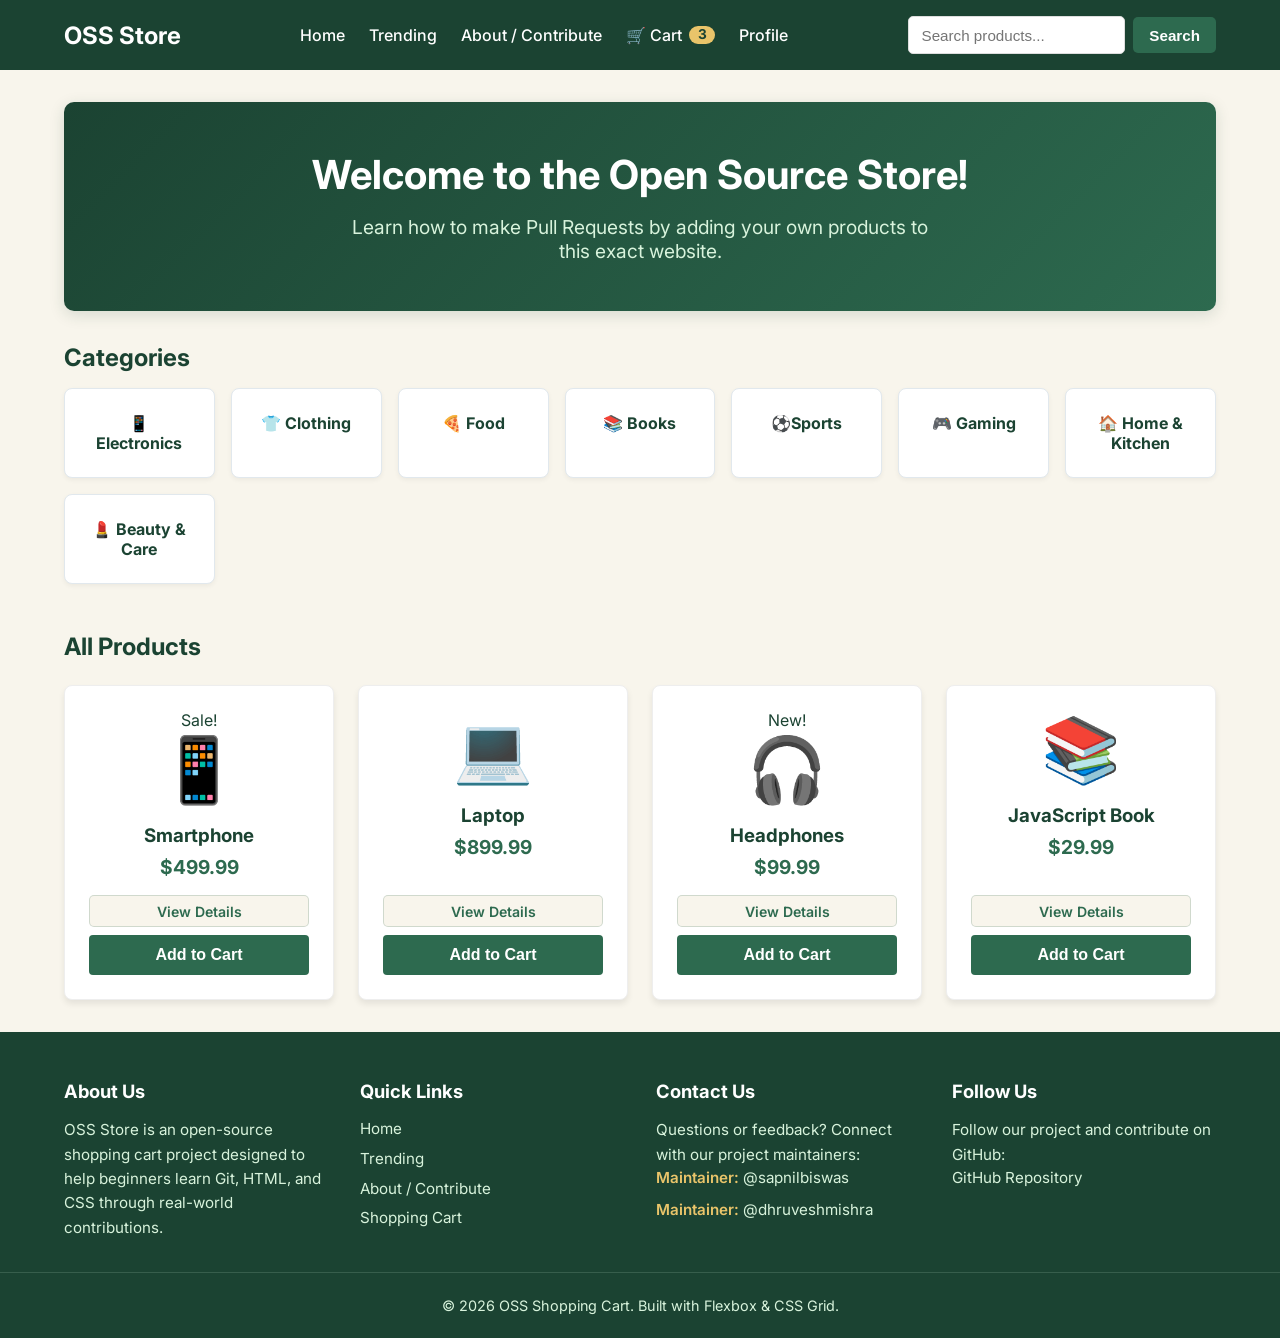
<file: src/index.html>
<!doctype html>
<html lang="en">
  <head>
    <meta charset="UTF-8" />
    <meta name="viewport" content="width=device-width, initial-scale=1.0" />
    <title>OSS Store - Home</title>
    <link rel="preconnect" href="https://fonts.googleapis.com" />
    <link rel="preconnect" href="https://fonts.gstatic.com" crossorigin />
    <link
      href="https://fonts.googleapis.com/css2?family=Inter:wght@400;500;600;700;800&display=swap"
      rel="stylesheet"
    />
    <link rel="stylesheet" href="style.css" />
  </head>

  <body>
    <!-- Navigation Bar -->
    <nav>
      <h1>
        <a href="index.html" class="logo">OSS Store</a>
      </h1>

      <div class="nav-links">
        <a href="index.html">Home</a>
        <a href="trending.html">Trending</a>
        <a href="about.html">About / Contribute</a>
        <a href="cart.html" class="cart-link"> 🛒 Cart <span class="cart-badge">3</span> </a>
        <a href="profile.html">Profile</a>
      </div>

      <!-- Search Bar -->
      <form class="search-form" action="index.html" method="get" role="search">
        <input
          type="search"
          name="q"
          placeholder="Search products..."
          aria-label="Search products"
        />
        <button type="submit">Search</button>
      </form>
    </nav>

    <main>
      <!-- Hero Section -->
      <section class="hero">
        <h2>Welcome to the Open Source Store!</h2>
        <p>Learn how to make Pull Requests by adding your own products to this exact website.</p>
      </section>

      <!-- Categories Section -->
      <section class="categories">
        <h2>Categories</h2>

        <div class="category-grid">
          <a href="categories/electronics.html" class="category-card">📱 Electronics</a>
          <a href="categories/clothing.html" class="category-card">👕 Clothing</a>
          <a href="categories/food.html" class="category-card">🍕 Food</a>
          <a href="categories/books.html" class="category-card">📚 Books</a>
          <a href="#" class="category-card">⚽️Sports</a>
          <div class="category-card">🎮 Gaming</div>
          <div class="category-card">🏠 Home & Kitchen</div>
          <div class="category-card">💄 Beauty & Care</div>
        </div>
      </section>

      <!-- Products Section -->
      <section class="products">
        <div class="products-header">
          <h2>All Products</h2>
        </div>

        <div class="product-grid">
          <!-- Product 1 -->
          <div class="product-card">
            <span class="badge badge-sale">Sale!</span>
            <div class="product-image">📱</div>
            <h3><a href="products/smartphone.html" class="product-title-link">Smartphone</a></h3>
            <p class="price">$499.99</p>
            <a href="products/smartphone.html" class="view-details-btn">View Details</a>
            <button class="add-to-cart">Add to Cart</button>
          </div>

          <!-- Product 2 -->
          <div class="product-card">
            <div class="product-image">💻</div>
            <h3><a href="products/laptop.html" class="product-title-link">Laptop</a></h3>
            <p class="price">$899.99</p>
            <a href="products/laptop.html" class="view-details-btn">View Details</a>
            <button class="add-to-cart">Add to Cart</button>
          </div>

          <!-- Product 3 -->
          <div class="product-card">
            <span class="badge badge-new">New!</span>
            <div class="product-image">🎧</div>
            <h3><a href="products/headphones.html" class="product-title-link">Headphones</a></h3>
            <p class="price">$99.99</p>
            <a href="products/headphones.html" class="view-details-btn">View Details</a>
            <button class="add-to-cart">Add to Cart</button>
          </div>

          <!-- Product 4 -->
          <div class="product-card">
            <div class="product-image">📚</div>
            <h3>
              <a href="products/javascript-book.html" class="product-title-link">JavaScript Book</a>
            </h3>
            <p class="price">$29.99</p>
            <a href="products/javascript-book.html" class="view-details-btn">View Details</a>
            <button class="add-to-cart">Add to Cart</button>
          </div>

          <!-- NEW CONTRIBUTORS: Add your product HTML card below this line! -->
        </div>
      </section>
    </main>

    <footer class="site-footer">
      <div class="footer-container">
        <!-- About Us -->
        <div class="footer-col">
          <h3>About Us</h3>
          <p>
            OSS Store is an open-source shopping cart project designed to help beginners learn Git,
            HTML, and CSS through real-world contributions.
          </p>
        </div>

        <!-- Quick Links -->
        <div class="footer-col">
          <h3>Quick Links</h3>
          <ul class="footer-links">
            <li><a href="index.html">Home</a></li>
            <li><a href="trending.html">Trending</a></li>
            <li><a href="about.html">About / Contribute</a></li>
            <li><a href="cart.html">Shopping Cart</a></li>
          </ul>
        </div>

        <!-- Contact Us -->
        <div class="footer-col">
          <h3>Contact Us</h3>
          <p>Questions or feedback? Connect with our project maintainers:</p>
          <ul class="footer-contact-list">
            <li><span>Maintainer:</span> @sapnilbiswas</li>
            <li><span>Maintainer:</span> @dhruveshmishra</li>
          </ul>
        </div>

        <!-- Follow Us -->
        <div class="footer-col">
          <h3>Follow Us</h3>
          <p>Follow our project and contribute on GitHub:</p>
          <ul class="footer-links">
            <li>
              <a
                href="https://github.com/harshfi/opensourceMiraiRgiFirstYear"
                target="_blank"
                rel="noopener noreferrer"
              >
                GitHub Repository
              </a>
            </li>
          </ul>
        </div>
      </div>

      <!-- Copyright Information -->
      <div class="footer-bottom">
        <p>&copy; 2026 OSS Shopping Cart. Built with Flexbox &amp; CSS Grid.</p>
      </div>
    </footer>
  </body>
</html>
</file>
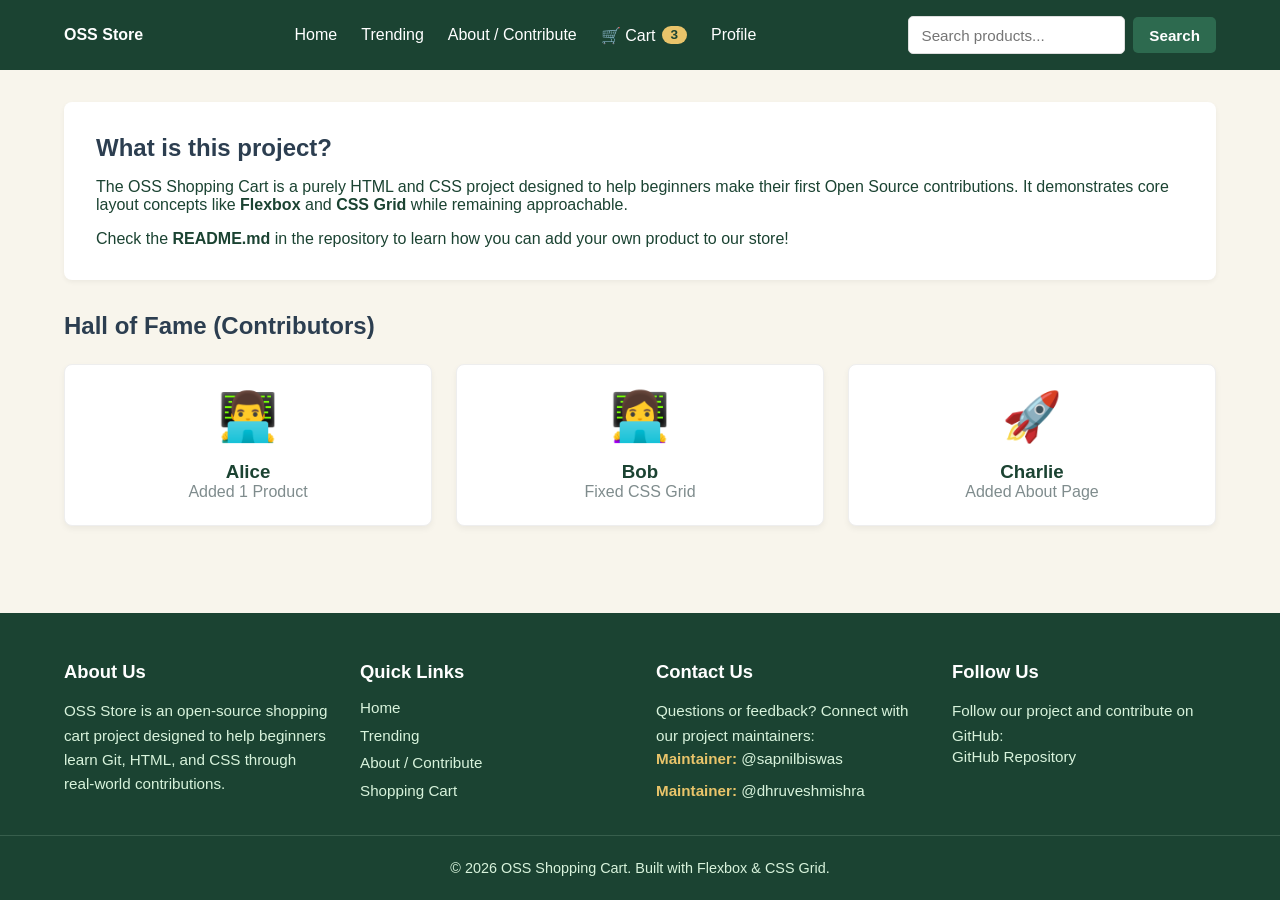
<file: src/about.html>
<!doctype html>
<html lang="en">
  <head>
    <meta charset="UTF-8" />
    <meta name="viewport" content="width=device-width, initial-scale=1.0" />
    <title>About Us - OSS Store</title>
    <link rel="stylesheet" href="style.css" />
  </head>

  <body>
    <nav>
      <a href="index.html" class="logo">OSS Store</a>

      <div class="nav-links">
        <a href="index.html">Home</a>
        <a href="trending.html">Trending</a>
        <a href="about.html">About / Contribute</a>
        <a href="cart.html" class="cart-link"> 🛒 Cart <span class="cart-badge">3</span> </a>
        <a href="profile.html">Profile</a>
      </div>

      <form class="search-form" action="index.html" method="get" role="search">
        <input
          type="search"
          name="q"
          placeholder="Search products..."
          aria-label="Search products"
        />
        <button type="submit">Search</button>
      </form>
    </nav>

    <main>
      <div class="about-section">
        <section
          style="
            background: white;
            padding: 2rem;
            border-radius: 8px;
            box-shadow: 0 2px 5px rgba(0, 0, 0, 0.05);
          "
        >
          <h2 style="color: #2c3e50; margin-bottom: 1rem">What is this project?</h2>

          <p style="margin-bottom: 1rem">
            The OSS Shopping Cart is a purely HTML and CSS project designed to help beginners make
            their first Open Source contributions. It demonstrates core layout concepts like
            <strong>Flexbox</strong> and <strong>CSS Grid</strong> while remaining approachable.
          </p>

          <p>
            Check the <strong>README.md</strong> in the repository to learn how you can add your own
            product to our store!
          </p>
        </section>

        <section>
          <h2 style="color: #2c3e50; margin-bottom: 1.5rem">Hall of Fame (Contributors)</h2>

          <!-- Contributors Grid using CSS Grid -->
          <div class="contributor-grid">
            <div class="contributor-card">
              <div class="avatar">👨‍💻</div>
              <h3>Alice</h3>
              <p style="color: #7f8c8d">Added 1 Product</p>
            </div>

            <div class="contributor-card">
              <div class="avatar">👩‍💻</div>
              <h3>Bob</h3>
              <p style="color: #7f8c8d">Fixed CSS Grid</p>
            </div>

            <div class="contributor-card">
              <div class="avatar">🚀</div>
              <h3>Charlie</h3>
              <p style="color: #7f8c8d">Added About Page</p>
            </div>

            <!-- NEW CONTRIBUTORS: Add your contributor card here! -->
          </div>
        </section>
      </div>
    </main>

    <footer class="site-footer">
      <div class="footer-container">
        <!-- About Us -->
        <div class="footer-col">
          <h3>About Us</h3>
          <p>
            OSS Store is an open-source shopping cart project designed to help beginners learn Git,
            HTML, and CSS through real-world contributions.
          </p>
        </div>

        <!-- Quick Links -->
        <div class="footer-col">
          <h3>Quick Links</h3>
          <ul class="footer-links">
            <li><a href="index.html">Home</a></li>
            <li><a href="trending.html">Trending</a></li>
            <li><a href="about.html">About / Contribute</a></li>
            <li><a href="cart.html">Shopping Cart</a></li>
          </ul>
        </div>

        <!-- Contact Us -->
        <div class="footer-col">
          <h3>Contact Us</h3>
          <p>Questions or feedback? Connect with our project maintainers:</p>
          <ul class="footer-contact-list">
            <li><span>Maintainer:</span> @sapnilbiswas</li>
            <li><span>Maintainer:</span> @dhruveshmishra</li>
          </ul>
        </div>

        <!-- Follow Us -->
        <div class="footer-col">
          <h3>Follow Us</h3>
          <p>Follow our project and contribute on GitHub:</p>
          <ul class="footer-links">
            <li>
              <a
                href="https://github.com/harshfi/opensourceMiraiRgiFirstYear"
                target="_blank"
                rel="noopener noreferrer"
              >
                GitHub Repository
              </a>
            </li>
          </ul>
        </div>
      </div>

      <!-- Copyright Information -->
      <div class="footer-bottom">
        <p>&copy; 2026 OSS Shopping Cart. Built with Flexbox &amp; CSS Grid.</p>
      </div>
    </footer>
  </body>
</html>
</file>
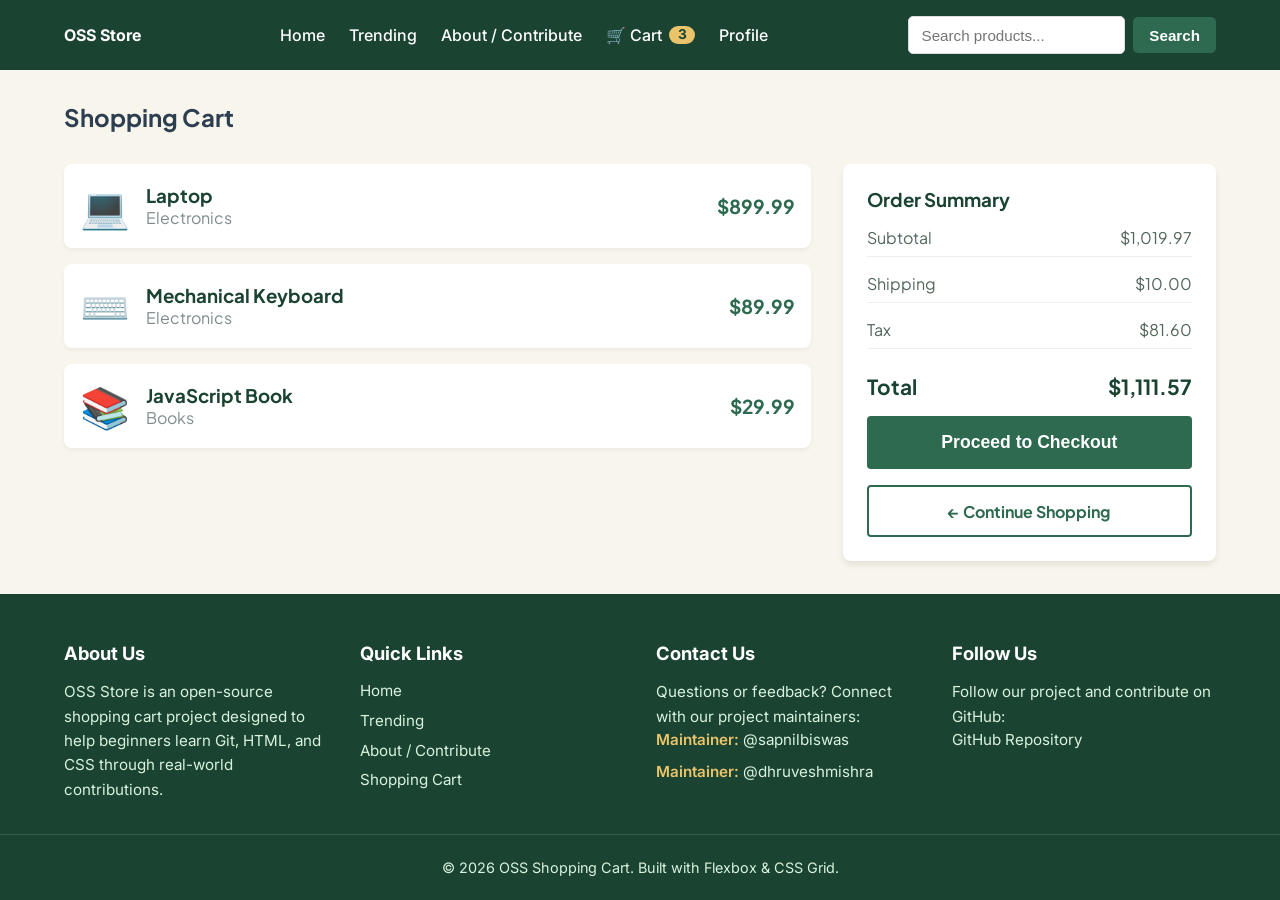
<file: src/cart.html>
<!doctype html>
<html lang="en">
  <head>
    <meta charset="UTF-8" />
    <meta name="viewport" content="width=device-width, initial-scale=1.0" />
    <title>Your Cart - OSS Store</title>
    <link rel="preconnect" href="https://fonts.googleapis.com" />
    <link rel="preconnect" href="https://fonts.gstatic.com" crossorigin />
    <link
      href="https://fonts.googleapis.com/css2?family=Plus+Jakarta+Sans:wght@400;500;600;700;800&family=Inter:wght@400;500;600;700;800&display=swap"
      rel="stylesheet"
    />
    <link rel="stylesheet" href="style.css" />
  </head>

  <body>
    <nav>
      <a href="index.html" class="logo">OSS Store</a>

      <div class="nav-links">
        <a href="index.html">Home</a>
        <a href="trending.html">Trending</a>
        <a href="about.html">About / Contribute</a>
        <a href="cart.html" class="cart-link"> 🛒 Cart <span class="cart-badge">3</span> </a>
        <a href="profile.html">Profile</a>
      </div>

      <form class="search-form" action="index.html" method="get" role="search">
        <input
          type="search"
          name="q"
          placeholder="Search products..."
          aria-label="Search products"
        />
        <button type="submit">Search</button>
      </form>
    </nav>

    <main class="cart-page-font">
      <h2 style="margin-bottom: 2rem; color: #2c3e50">Shopping Cart</h2>

      <!-- Cart Layout using Grid -->
      <div class="cart-page-layout">
        <!-- Cart Items List (Flexbox Column) -->
        <div class="cart-list">
          <div class="cart-list-item">
            <div class="cart-item-details">
              <div class="cart-item-img">💻</div>
              <div>
                <h3>Laptop</h3>
                <p style="color: #7f8c8d">Electronics</p>
              </div>
            </div>

            <div class="cart-item-price">
              <strong class="price">$899.99</strong>
            </div>
          </div>

          <div class="cart-list-item">
            <div class="cart-item-details">
              <div class="cart-item-img">⌨️</div>
              <div>
                <h3>Mechanical Keyboard</h3>
                <p style="color: #7f8c8d">Electronics</p>
              </div>
            </div>

            <div class="cart-item-price">
              <strong class="price">$89.99</strong>
            </div>
          </div>

          <div class="cart-list-item">
            <div class="cart-item-details">
              <div class="cart-item-img">📚</div>
              <div>
                <h3>JavaScript Book</h3>
                <p style="color: #7f8c8d">Books</p>
              </div>
            </div>

            <div class="cart-item-price">
              <strong class="price">$29.99</strong>
            </div>
          </div>

          <!-- NEW CONTRIBUTORS: Add extra cart items here for practice! -->
        </div>

        <!-- Cart Summary (Flexbox Column inside Grid area) -->
        <div class="cart-summary">
          <h3>Order Summary</h3>

          <div class="summary-row">
            <span>Subtotal</span>
            <span>$1,019.97</span>
          </div>

          <div class="summary-row">
            <span>Shipping</span>
            <span>$10.00</span>
          </div>

          <div class="summary-row">
            <span>Tax</span>
            <span>$81.60</span>
          </div>

          <div class="summary-total">
            <span>Total</span>
            <span>$1,111.57</span>
          </div>

          <button class="checkout-btn">Proceed to Checkout</button>
          <a href="index.html" class="continue-shopping-btn">← Continue Shopping</a>
        </div>
      </div>
    </main>

    <footer class="site-footer">
      <div class="footer-container">
        <!-- About Us -->
        <div class="footer-col">
          <h3>About Us</h3>
          <p>
            OSS Store is an open-source shopping cart project designed to help beginners learn Git,
            HTML, and CSS through real-world contributions.
          </p>
        </div>

        <!-- Quick Links -->
        <div class="footer-col">
          <h3>Quick Links</h3>
          <ul class="footer-links">
            <li><a href="index.html">Home</a></li>
            <li><a href="trending.html">Trending</a></li>
            <li><a href="about.html">About / Contribute</a></li>
            <li><a href="cart.html">Shopping Cart</a></li>
          </ul>
        </div>

        <!-- Contact Us -->
        <div class="footer-col">
          <h3>Contact Us</h3>
          <p>Questions or feedback? Connect with our project maintainers:</p>
          <ul class="footer-contact-list">
            <li><span>Maintainer:</span> @sapnilbiswas</li>
            <li><span>Maintainer:</span> @dhruveshmishra</li>
          </ul>
        </div>

        <!-- Follow Us -->
        <div class="footer-col">
          <h3>Follow Us</h3>
          <p>Follow our project and contribute on GitHub:</p>
          <ul class="footer-links">
            <li>
              <a
                href="https://github.com/harshfi/opensourceMiraiRgiFirstYear"
                target="_blank"
                rel="noopener noreferrer"
              >
                GitHub Repository
              </a>
            </li>
          </ul>
        </div>
      </div>

      <!-- Copyright Information -->
      <div class="footer-bottom">
        <p>&copy; 2026 OSS Shopping Cart. Built with Flexbox &amp; CSS Grid.</p>
      </div>
    </footer>
  </body>
</html>
</file>
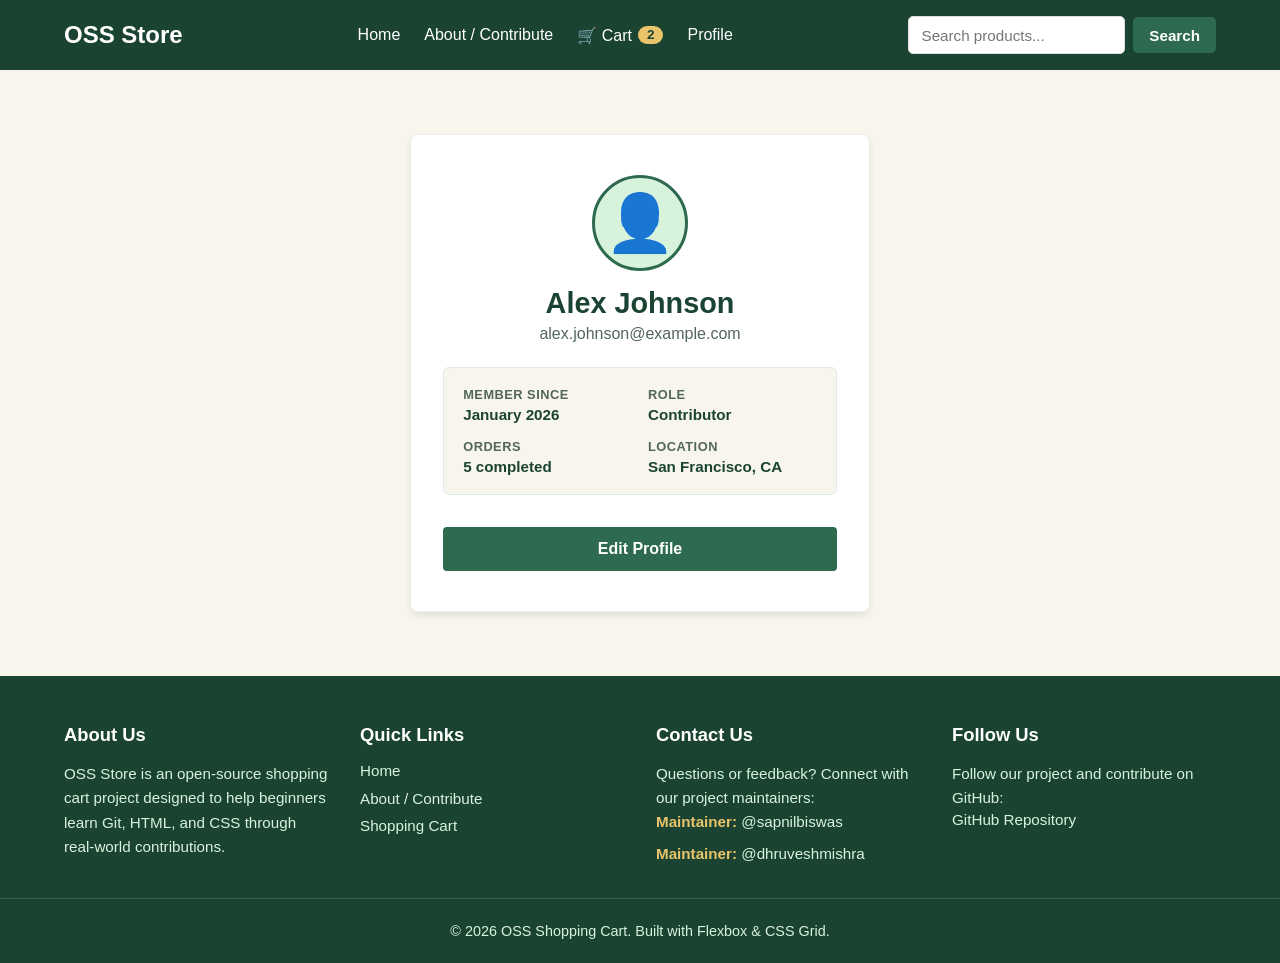
<file: src/profile.html>
<!doctype html>
<html lang="en">
  <head>
    <meta charset="UTF-8" />
    <meta name="viewport" content="width=device-width, initial-scale=1.0" />
    <title>User Profile - OSS Store</title>
    <link rel="stylesheet" href="style.css" />
  </head>

  <body>
    <!-- Navigation Bar -->
    <nav>
      <h1>
        <a href="index.html" class="logo">OSS Store</a>
      </h1>

      <div class="nav-links">
        <a href="index.html">Home</a>
        <a href="about.html">About / Contribute</a>
        <a href="cart.html" class="cart-link"> 🛒 Cart <span class="cart-badge">2</span> </a>
        <a href="profile.html">Profile</a>
      </div>

      <!-- Search Bar -->
      <form class="search-form" action="index.html" method="get" role="search">
        <input
          type="search"
          name="q"
          placeholder="Search products..."
          aria-label="Search products"
        />
        <button type="submit">Search</button>
      </form>
    </nav>

    <main>
      <div class="profile-container">
        <div class="profile-card">
          <div class="avatar profile-avatar">👤</div>
          <h2>Alex Johnson</h2>
          <p class="profile-email">alex.johnson@example.com</p>

          <div class="profile-info-grid">
            <div class="profile-info-item">
              <span class="info-label">Member Since</span>
              <span class="info-value">January 2026</span>
            </div>
            <div class="profile-info-item">
              <span class="info-label">Role</span>
              <span class="info-value">Contributor</span>
            </div>
            <div class="profile-info-item">
              <span class="info-label">Orders</span>
              <span class="info-value">5 completed</span>
            </div>
            <div class="profile-info-item">
              <span class="info-label">Location</span>
              <span class="info-value">San Francisco, CA</span>
            </div>
          </div>

          <button class="edit-profile-btn" type="button">Edit Profile</button>
        </div>
      </div>
    </main>

    <footer class="site-footer">
      <div class="footer-container">
        <!-- About Us -->
        <div class="footer-col">
          <h3>About Us</h3>
          <p>
            OSS Store is an open-source shopping cart project designed to help beginners learn Git,
            HTML, and CSS through real-world contributions.
          </p>
        </div>

        <!-- Quick Links -->
        <div class="footer-col">
          <h3>Quick Links</h3>
          <ul class="footer-links">
            <li><a href="index.html">Home</a></li>
            <li><a href="about.html">About / Contribute</a></li>
            <li><a href="cart.html">Shopping Cart</a></li>
          </ul>
        </div>

        <!-- Contact Us -->
        <div class="footer-col">
          <h3>Contact Us</h3>
          <p>Questions or feedback? Connect with our project maintainers:</p>
          <ul class="footer-contact-list">
            <li><span>Maintainer:</span> @sapnilbiswas</li>
            <li><span>Maintainer:</span> @dhruveshmishra</li>
          </ul>
        </div>

        <!-- Follow Us -->
        <div class="footer-col">
          <h3>Follow Us</h3>
          <p>Follow our project and contribute on GitHub:</p>
          <ul class="footer-links">
            <li>
              <a
                href="https://github.com/harshfi/opensourceMiraiRgiFirstYear"
                target="_blank"
                rel="noopener noreferrer"
              >
                GitHub Repository
              </a>
            </li>
          </ul>
        </div>
      </div>

      <!-- Copyright Information -->
      <div class="footer-bottom">
        <p>&copy; 2026 OSS Shopping Cart. Built with Flexbox &amp; CSS Grid.</p>
      </div>
    </footer>
  </body>
</html>
</file>
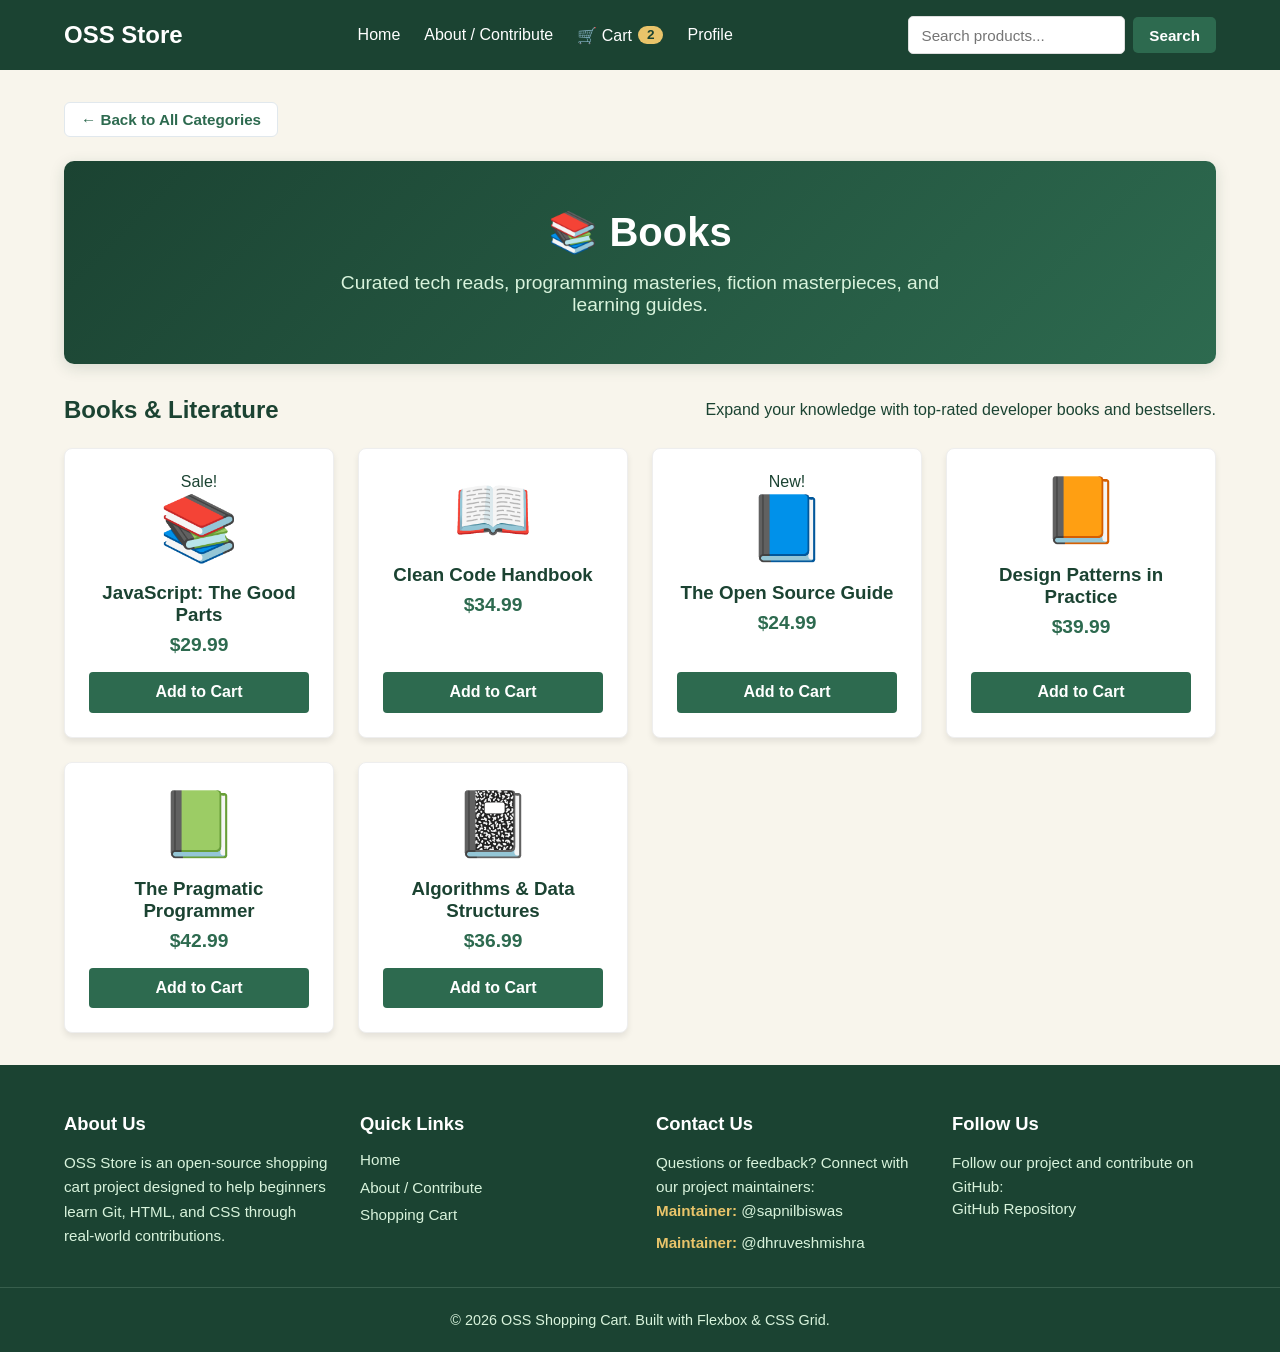
<file: src/categories/books.html>
<!doctype html>
<html lang="en">
  <head>
    <meta charset="UTF-8" />
    <meta name="viewport" content="width=device-width, initial-scale=1.0" />
    <title>OSS Store - Books</title>
    <link rel="stylesheet" href="../style.css" />
  </head>

  <body>
    <!-- Navigation Bar -->
    <nav>
      <h1>
        <a href="../index.html" class="logo">OSS Store</a>
      </h1>

      <div class="nav-links">
        <a href="../index.html">Home</a>
        <a href="../about.html">About / Contribute</a>
        <a href="../cart.html" class="cart-link"> 🛒 Cart <span class="cart-badge">2</span> </a>
        <a href="../profile.html">Profile</a>
      </div>

      <!-- Search Bar -->
      <form class="search-form" action="../index.html" method="get" role="search">
        <input
          type="search"
          name="q"
          placeholder="Search products..."
          aria-label="Search products"
        />
        <button type="submit">Search</button>
      </form>
    </nav>

    <main>
      <!-- Breadcrumb / Back Navigation -->
      <div class="category-nav-bar">
        <a href="../index.html" class="category-back-btn">← Back to All Categories</a>
      </div>

      <!-- Hero Section -->
      <section class="hero">
        <h2>📚 Books</h2>
        <p>Curated tech reads, programming masteries, fiction masterpieces, and learning guides.</p>
      </section>

      <!-- Category Products Section -->
      <section class="products">
        <div class="products-header">
          <h2>Books &amp; Literature</h2>
          <p>Expand your knowledge with top-rated developer books and bestsellers.</p>
        </div>

        <div class="product-grid">
          <!-- Product 1 -->
          <div class="product-card">
            <span class="badge badge-sale">Sale!</span>
            <div class="product-image">📚</div>
            <h3>JavaScript: The Good Parts</h3>
            <p class="price">$29.99</p>
            <button class="add-to-cart">Add to Cart</button>
          </div>

          <!-- Product 2 -->
          <div class="product-card">
            <div class="product-image">📖</div>
            <h3>Clean Code Handbook</h3>
            <p class="price">$34.99</p>
            <button class="add-to-cart">Add to Cart</button>
          </div>

          <!-- Product 3 -->
          <div class="product-card">
            <span class="badge badge-new">New!</span>
            <div class="product-image">📘</div>
            <h3>The Open Source Guide</h3>
            <p class="price">$24.99</p>
            <button class="add-to-cart">Add to Cart</button>
          </div>

          <!-- Product 4 -->
          <div class="product-card">
            <div class="product-image">📙</div>
            <h3>Design Patterns in Practice</h3>
            <p class="price">$39.99</p>
            <button class="add-to-cart">Add to Cart</button>
          </div>

          <!-- Product 5 -->
          <div class="product-card">
            <div class="product-image">📗</div>
            <h3>The Pragmatic Programmer</h3>
            <p class="price">$42.99</p>
            <button class="add-to-cart">Add to Cart</button>
          </div>

          <!-- Product 6 -->
          <div class="product-card">
            <div class="product-image">📓</div>
            <h3>Algorithms &amp; Data Structures</h3>
            <p class="price">$36.99</p>
            <button class="add-to-cart">Add to Cart</button>
          </div>
        </div>
      </section>
    </main>

    <footer class="site-footer">
      <div class="footer-container">
        <!-- About Us -->
        <div class="footer-col">
          <h3>About Us</h3>
          <p>
            OSS Store is an open-source shopping cart project designed to help beginners learn Git,
            HTML, and CSS through real-world contributions.
          </p>
        </div>

        <!-- Quick Links -->
        <div class="footer-col">
          <h3>Quick Links</h3>
          <ul class="footer-links">
            <li><a href="../index.html">Home</a></li>
            <li><a href="../about.html">About / Contribute</a></li>
            <li><a href="../cart.html">Shopping Cart</a></li>
          </ul>
        </div>

        <!-- Contact Us -->
        <div class="footer-col">
          <h3>Contact Us</h3>
          <p>Questions or feedback? Connect with our project maintainers:</p>
          <ul class="footer-contact-list">
            <li><span>Maintainer:</span> @sapnilbiswas</li>
            <li><span>Maintainer:</span> @dhruveshmishra</li>
          </ul>
        </div>

        <!-- Follow Us -->
        <div class="footer-col">
          <h3>Follow Us</h3>
          <p>Follow our project and contribute on GitHub:</p>
          <ul class="footer-links">
            <li>
              <a
                href="https://github.com/harshfi/opensourceMiraiRgiFirstYear"
                target="_blank"
                rel="noopener noreferrer"
              >
                GitHub Repository
              </a>
            </li>
          </ul>
        </div>
      </div>

      <!-- Copyright Information -->
      <div class="footer-bottom">
        <p>&copy; 2026 OSS Shopping Cart. Built with Flexbox &amp; CSS Grid.</p>
      </div>
    </footer>
  </body>
</html>
</file>
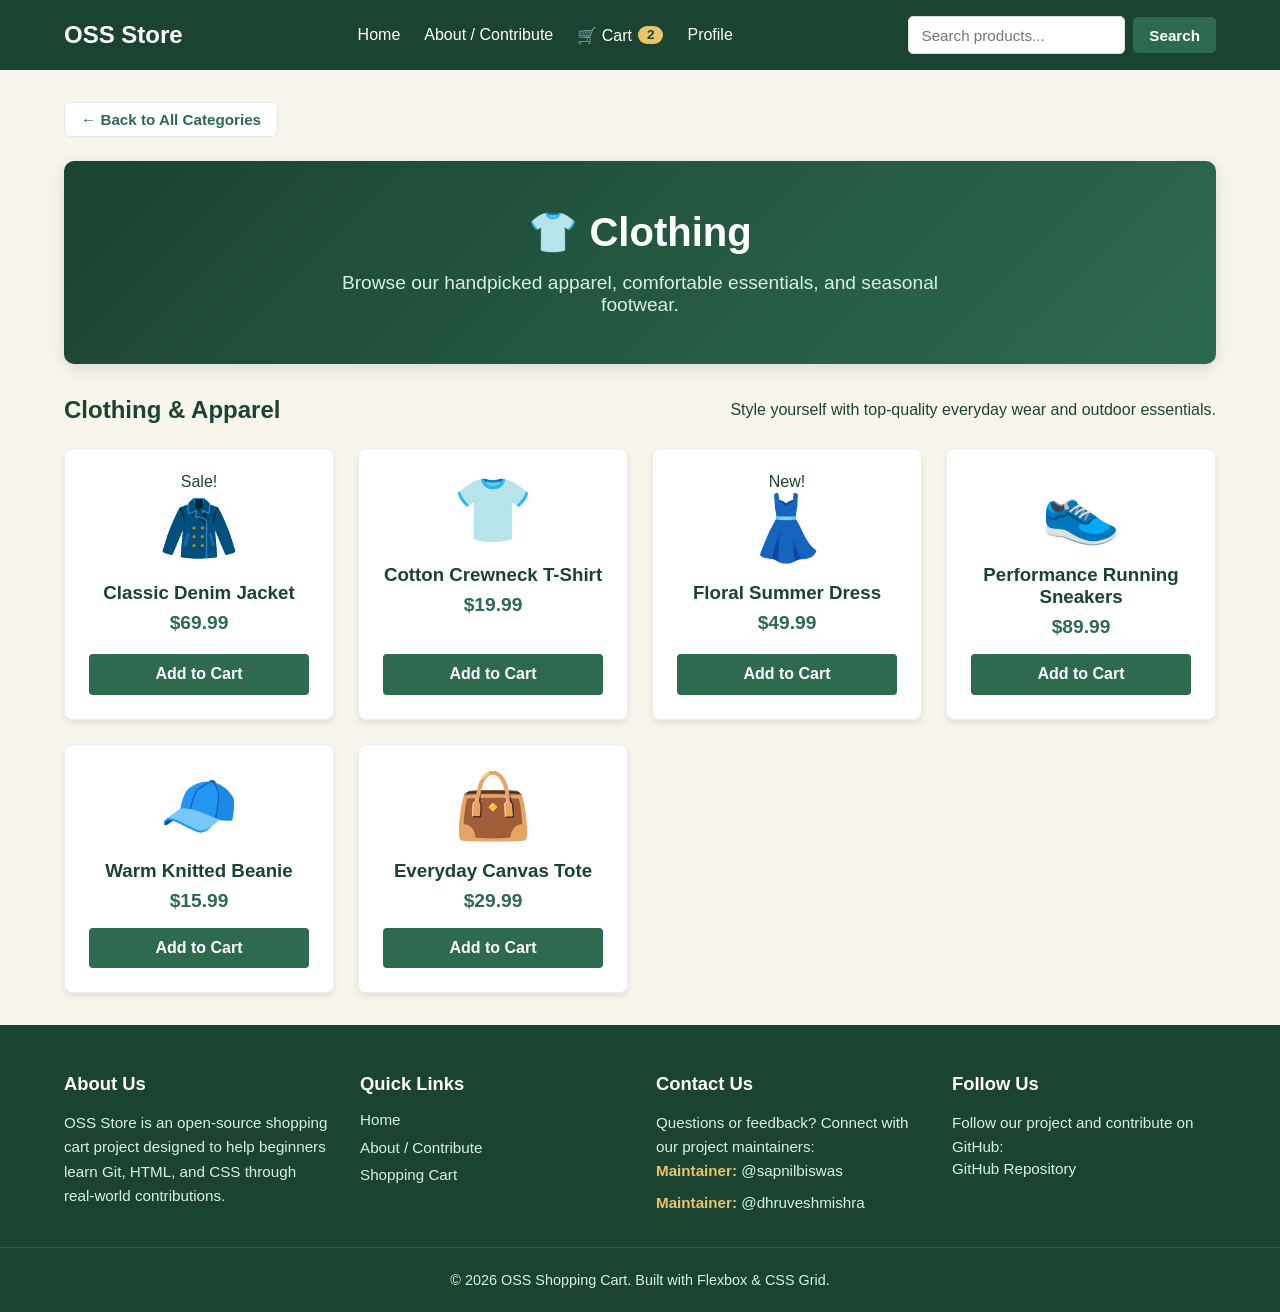
<file: src/categories/clothing.html>
<!doctype html>
<html lang="en">
  <head>
    <meta charset="UTF-8" />
    <meta name="viewport" content="width=device-width, initial-scale=1.0" />
    <title>OSS Store - Clothing</title>
    <link rel="stylesheet" href="../style.css" />
  </head>

  <body>
    <!-- Navigation Bar -->
    <nav>
      <h1>
        <a href="../index.html" class="logo">OSS Store</a>
      </h1>

      <div class="nav-links">
        <a href="../index.html">Home</a>
        <a href="../about.html">About / Contribute</a>
        <a href="../cart.html" class="cart-link"> 🛒 Cart <span class="cart-badge">2</span> </a>
        <a href="../profile.html">Profile</a>
      </div>

      <!-- Search Bar -->
      <form class="search-form" action="../index.html" method="get" role="search">
        <input
          type="search"
          name="q"
          placeholder="Search products..."
          aria-label="Search products"
        />
        <button type="submit">Search</button>
      </form>
    </nav>

    <main>
      <!-- Breadcrumb / Back Navigation -->
      <div class="category-nav-bar">
        <a href="../index.html" class="category-back-btn">← Back to All Categories</a>
      </div>

      <!-- Hero Section -->
      <section class="hero">
        <h2>👕 Clothing</h2>
        <p>Browse our handpicked apparel, comfortable essentials, and seasonal footwear.</p>
      </section>

      <!-- Category Products Section -->
      <section class="products">
        <div class="products-header">
          <h2>Clothing &amp; Apparel</h2>
          <p>Style yourself with top-quality everyday wear and outdoor essentials.</p>
        </div>

        <div class="product-grid">
          <!-- Product 1 -->
          <div class="product-card">
            <span class="badge badge-sale">Sale!</span>
            <div class="product-image">🧥</div>
            <h3>Classic Denim Jacket</h3>
            <p class="price">$69.99</p>
            <button class="add-to-cart">Add to Cart</button>
          </div>

          <!-- Product 2 -->
          <div class="product-card">
            <div class="product-image">👕</div>
            <h3>Cotton Crewneck T-Shirt</h3>
            <p class="price">$19.99</p>
            <button class="add-to-cart">Add to Cart</button>
          </div>

          <!-- Product 3 -->
          <div class="product-card">
            <span class="badge badge-new">New!</span>
            <div class="product-image">👗</div>
            <h3>Floral Summer Dress</h3>
            <p class="price">$49.99</p>
            <button class="add-to-cart">Add to Cart</button>
          </div>

          <!-- Product 4 -->
          <div class="product-card">
            <div class="product-image">👟</div>
            <h3>Performance Running Sneakers</h3>
            <p class="price">$89.99</p>
            <button class="add-to-cart">Add to Cart</button>
          </div>

          <!-- Product 5 -->
          <div class="product-card">
            <div class="product-image">🧢</div>
            <h3>Warm Knitted Beanie</h3>
            <p class="price">$15.99</p>
            <button class="add-to-cart">Add to Cart</button>
          </div>

          <!-- Product 6 -->
          <div class="product-card">
            <div class="product-image">👜</div>
            <h3>Everyday Canvas Tote</h3>
            <p class="price">$29.99</p>
            <button class="add-to-cart">Add to Cart</button>
          </div>
        </div>
      </section>
    </main>

    <footer class="site-footer">
      <div class="footer-container">
        <!-- About Us -->
        <div class="footer-col">
          <h3>About Us</h3>
          <p>
            OSS Store is an open-source shopping cart project designed to help beginners learn Git,
            HTML, and CSS through real-world contributions.
          </p>
        </div>

        <!-- Quick Links -->
        <div class="footer-col">
          <h3>Quick Links</h3>
          <ul class="footer-links">
            <li><a href="../index.html">Home</a></li>
            <li><a href="../about.html">About / Contribute</a></li>
            <li><a href="../cart.html">Shopping Cart</a></li>
          </ul>
        </div>

        <!-- Contact Us -->
        <div class="footer-col">
          <h3>Contact Us</h3>
          <p>Questions or feedback? Connect with our project maintainers:</p>
          <ul class="footer-contact-list">
            <li><span>Maintainer:</span> @sapnilbiswas</li>
            <li><span>Maintainer:</span> @dhruveshmishra</li>
          </ul>
        </div>

        <!-- Follow Us -->
        <div class="footer-col">
          <h3>Follow Us</h3>
          <p>Follow our project and contribute on GitHub:</p>
          <ul class="footer-links">
            <li>
              <a
                href="https://github.com/harshfi/opensourceMiraiRgiFirstYear"
                target="_blank"
                rel="noopener noreferrer"
              >
                GitHub Repository
              </a>
            </li>
          </ul>
        </div>
      </div>

      <!-- Copyright Information -->
      <div class="footer-bottom">
        <p>&copy; 2026 OSS Shopping Cart. Built with Flexbox &amp; CSS Grid.</p>
      </div>
    </footer>
  </body>
</html>
</file>
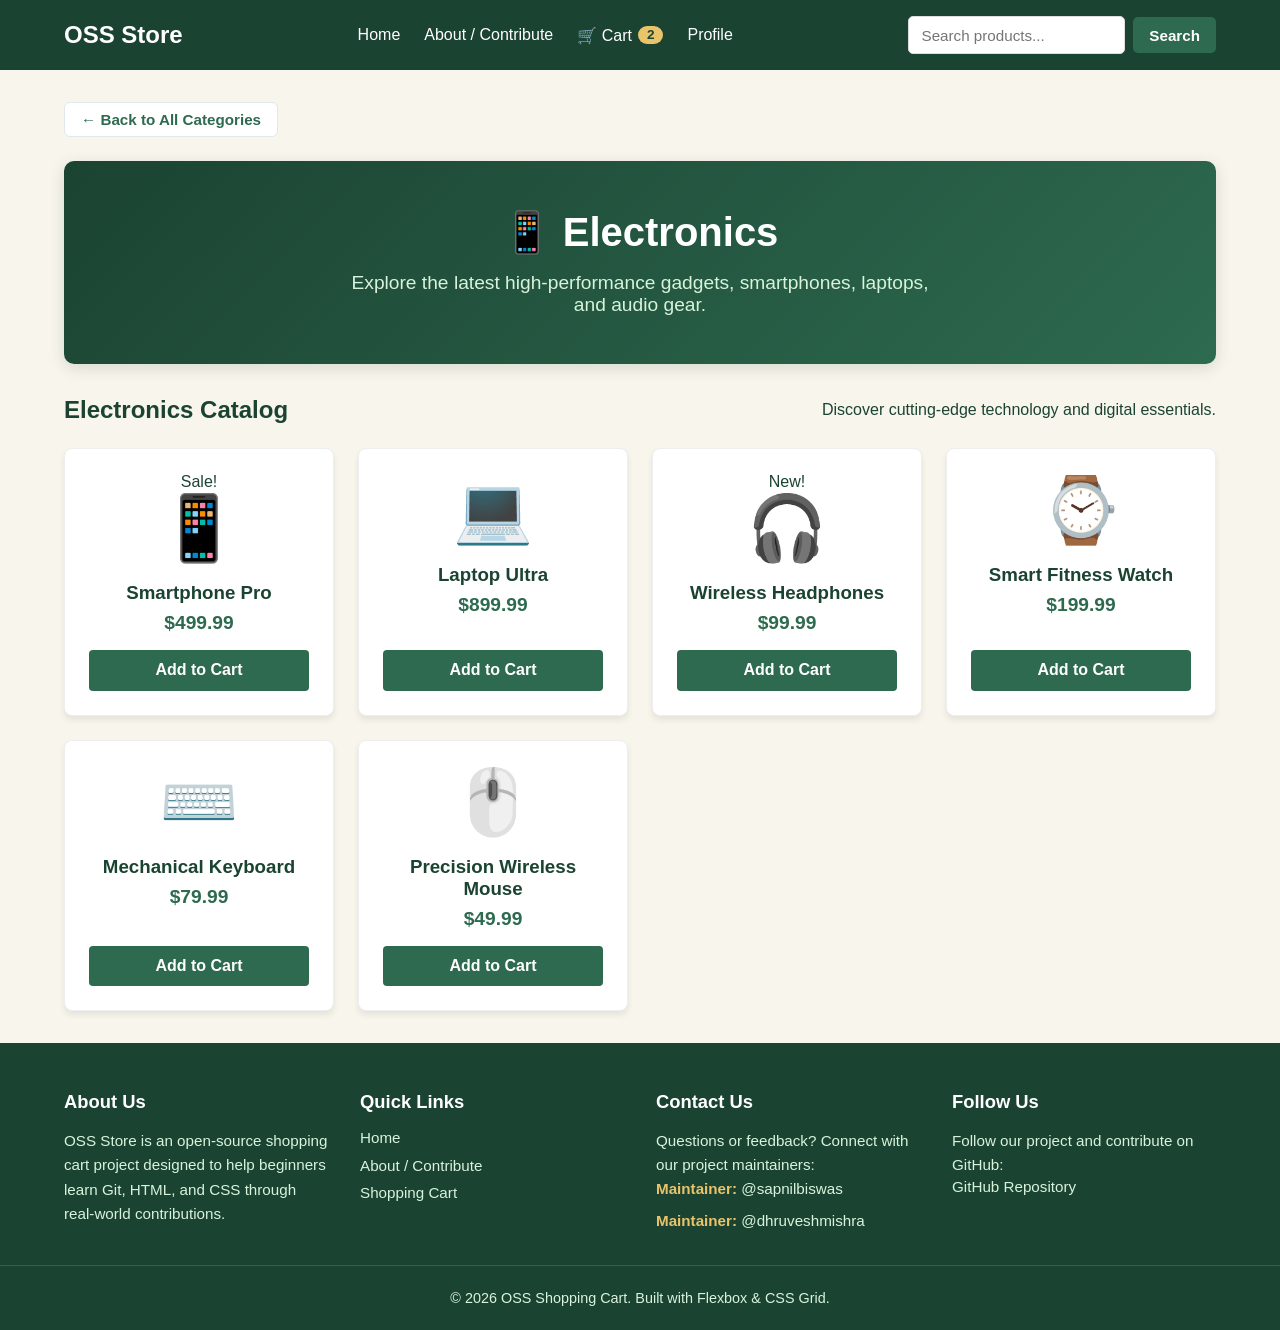
<file: src/categories/electronics.html>
<!doctype html>
<html lang="en">
  <head>
    <meta charset="UTF-8" />
    <meta name="viewport" content="width=device-width, initial-scale=1.0" />
    <title>OSS Store - Electronics</title>
    <link rel="stylesheet" href="../style.css" />
  </head>

  <body>
    <!-- Navigation Bar -->
    <nav>
      <h1>
        <a href="../index.html" class="logo">OSS Store</a>
      </h1>

      <div class="nav-links">
        <a href="../index.html">Home</a>
        <a href="../about.html">About / Contribute</a>
        <a href="../cart.html" class="cart-link"> 🛒 Cart <span class="cart-badge">2</span> </a>
        <a href="../profile.html">Profile</a>
      </div>

      <!-- Search Bar -->
      <form class="search-form" action="../index.html" method="get" role="search">
        <input
          type="search"
          name="q"
          placeholder="Search products..."
          aria-label="Search products"
        />
        <button type="submit">Search</button>
      </form>
    </nav>

    <main>
      <!-- Breadcrumb / Back Navigation -->
      <div class="category-nav-bar">
        <a href="../index.html" class="category-back-btn">← Back to All Categories</a>
      </div>

      <!-- Hero Section -->
      <section class="hero">
        <h2>📱 Electronics</h2>
        <p>Explore the latest high-performance gadgets, smartphones, laptops, and audio gear.</p>
      </section>

      <!-- Category Products Section -->
      <section class="products">
        <div class="products-header">
          <h2>Electronics Catalog</h2>
          <p>Discover cutting-edge technology and digital essentials.</p>
        </div>

        <div class="product-grid">
          <!-- Product 1 -->
          <div class="product-card">
            <span class="badge badge-sale">Sale!</span>
            <div class="product-image">📱</div>
            <h3>Smartphone Pro</h3>
            <p class="price">$499.99</p>
            <button class="add-to-cart">Add to Cart</button>
          </div>

          <!-- Product 2 -->
          <div class="product-card">
            <div class="product-image">💻</div>
            <h3>Laptop Ultra</h3>
            <p class="price">$899.99</p>
            <button class="add-to-cart">Add to Cart</button>
          </div>

          <!-- Product 3 -->
          <div class="product-card">
            <span class="badge badge-new">New!</span>
            <div class="product-image">🎧</div>
            <h3>Wireless Headphones</h3>
            <p class="price">$99.99</p>
            <button class="add-to-cart">Add to Cart</button>
          </div>

          <!-- Product 4 -->
          <div class="product-card">
            <div class="product-image">⌚</div>
            <h3>Smart Fitness Watch</h3>
            <p class="price">$199.99</p>
            <button class="add-to-cart">Add to Cart</button>
          </div>

          <!-- Product 5 -->
          <div class="product-card">
            <div class="product-image">⌨️</div>
            <h3>Mechanical Keyboard</h3>
            <p class="price">$79.99</p>
            <button class="add-to-cart">Add to Cart</button>
          </div>

          <!-- Product 6 -->
          <div class="product-card">
            <div class="product-image">🖱️</div>
            <h3>Precision Wireless Mouse</h3>
            <p class="price">$49.99</p>
            <button class="add-to-cart">Add to Cart</button>
          </div>
        </div>
      </section>
    </main>

    <footer class="site-footer">
      <div class="footer-container">
        <!-- About Us -->
        <div class="footer-col">
          <h3>About Us</h3>
          <p>
            OSS Store is an open-source shopping cart project designed to help beginners learn Git,
            HTML, and CSS through real-world contributions.
          </p>
        </div>

        <!-- Quick Links -->
        <div class="footer-col">
          <h3>Quick Links</h3>
          <ul class="footer-links">
            <li><a href="../index.html">Home</a></li>
            <li><a href="../about.html">About / Contribute</a></li>
            <li><a href="../cart.html">Shopping Cart</a></li>
          </ul>
        </div>

        <!-- Contact Us -->
        <div class="footer-col">
          <h3>Contact Us</h3>
          <p>Questions or feedback? Connect with our project maintainers:</p>
          <ul class="footer-contact-list">
            <li><span>Maintainer:</span> @sapnilbiswas</li>
            <li><span>Maintainer:</span> @dhruveshmishra</li>
          </ul>
        </div>

        <!-- Follow Us -->
        <div class="footer-col">
          <h3>Follow Us</h3>
          <p>Follow our project and contribute on GitHub:</p>
          <ul class="footer-links">
            <li>
              <a
                href="https://github.com/harshfi/opensourceMiraiRgiFirstYear"
                target="_blank"
                rel="noopener noreferrer"
              >
                GitHub Repository
              </a>
            </li>
          </ul>
        </div>
      </div>

      <!-- Copyright Information -->
      <div class="footer-bottom">
        <p>&copy; 2026 OSS Shopping Cart. Built with Flexbox &amp; CSS Grid.</p>
      </div>
    </footer>
  </body>
</html>
</file>
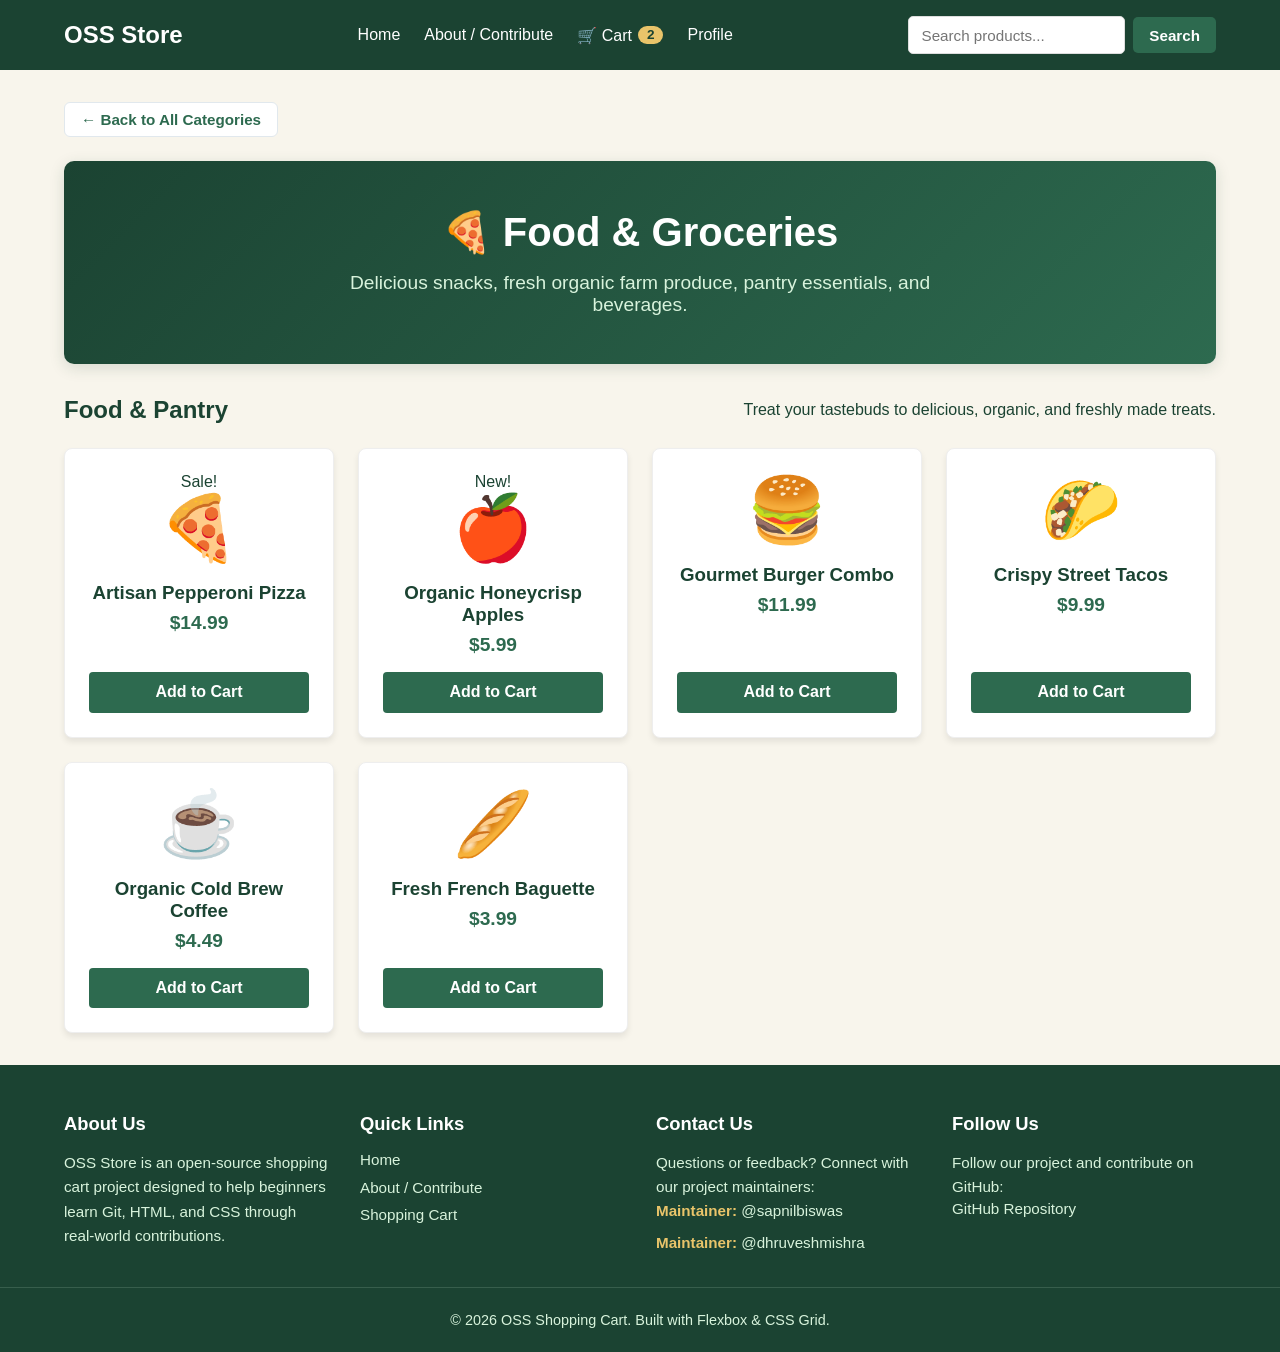
<file: src/categories/food.html>
<!doctype html>
<html lang="en">
  <head>
    <meta charset="UTF-8" />
    <meta name="viewport" content="width=device-width, initial-scale=1.0" />
    <title>OSS Store - Food</title>
    <link rel="stylesheet" href="../style.css" />
  </head>

  <body>
    <!-- Navigation Bar -->
    <nav>
      <h1>
        <a href="../index.html" class="logo">OSS Store</a>
      </h1>

      <div class="nav-links">
        <a href="../index.html">Home</a>
        <a href="../about.html">About / Contribute</a>
        <a href="../cart.html" class="cart-link"> 🛒 Cart <span class="cart-badge">2</span> </a>
        <a href="../profile.html">Profile</a>
      </div>

      <!-- Search Bar -->
      <form class="search-form" action="../index.html" method="get" role="search">
        <input
          type="search"
          name="q"
          placeholder="Search products..."
          aria-label="Search products"
        />
        <button type="submit">Search</button>
      </form>
    </nav>

    <main>
      <!-- Breadcrumb / Back Navigation -->
      <div class="category-nav-bar">
        <a href="../index.html" class="category-back-btn">← Back to All Categories</a>
      </div>

      <!-- Hero Section -->
      <section class="hero">
        <h2>🍕 Food &amp; Groceries</h2>
        <p>Delicious snacks, fresh organic farm produce, pantry essentials, and beverages.</p>
      </section>

      <!-- Category Products Section -->
      <section class="products">
        <div class="products-header">
          <h2>Food &amp; Pantry</h2>
          <p>Treat your tastebuds to delicious, organic, and freshly made treats.</p>
        </div>

        <div class="product-grid">
          <!-- Product 1 -->
          <div class="product-card">
            <span class="badge badge-sale">Sale!</span>
            <div class="product-image">🍕</div>
            <h3>Artisan Pepperoni Pizza</h3>
            <p class="price">$14.99</p>
            <button class="add-to-cart">Add to Cart</button>
          </div>

          <!-- Product 2 -->
          <div class="product-card">
            <span class="badge badge-new">New!</span>
            <div class="product-image">🍎</div>
            <h3>Organic Honeycrisp Apples</h3>
            <p class="price">$5.99</p>
            <button class="add-to-cart">Add to Cart</button>
          </div>

          <!-- Product 3 -->
          <div class="product-card">
            <div class="product-image">🍔</div>
            <h3>Gourmet Burger Combo</h3>
            <p class="price">$11.99</p>
            <button class="add-to-cart">Add to Cart</button>
          </div>

          <!-- Product 4 -->
          <div class="product-card">
            <div class="product-image">🌮</div>
            <h3>Crispy Street Tacos</h3>
            <p class="price">$9.99</p>
            <button class="add-to-cart">Add to Cart</button>
          </div>

          <!-- Product 5 -->
          <div class="product-card">
            <div class="product-image">☕</div>
            <h3>Organic Cold Brew Coffee</h3>
            <p class="price">$4.49</p>
            <button class="add-to-cart">Add to Cart</button>
          </div>

          <!-- Product 6 -->
          <div class="product-card">
            <div class="product-image">🥖</div>
            <h3>Fresh French Baguette</h3>
            <p class="price">$3.99</p>
            <button class="add-to-cart">Add to Cart</button>
          </div>
        </div>
      </section>
    </main>

    <footer class="site-footer">
      <div class="footer-container">
        <!-- About Us -->
        <div class="footer-col">
          <h3>About Us</h3>
          <p>
            OSS Store is an open-source shopping cart project designed to help beginners learn Git,
            HTML, and CSS through real-world contributions.
          </p>
        </div>

        <!-- Quick Links -->
        <div class="footer-col">
          <h3>Quick Links</h3>
          <ul class="footer-links">
            <li><a href="../index.html">Home</a></li>
            <li><a href="../about.html">About / Contribute</a></li>
            <li><a href="../cart.html">Shopping Cart</a></li>
          </ul>
        </div>

        <!-- Contact Us -->
        <div class="footer-col">
          <h3>Contact Us</h3>
          <p>Questions or feedback? Connect with our project maintainers:</p>
          <ul class="footer-contact-list">
            <li><span>Maintainer:</span> @sapnilbiswas</li>
            <li><span>Maintainer:</span> @dhruveshmishra</li>
          </ul>
        </div>

        <!-- Follow Us -->
        <div class="footer-col">
          <h3>Follow Us</h3>
          <p>Follow our project and contribute on GitHub:</p>
          <ul class="footer-links">
            <li>
              <a
                href="https://github.com/harshfi/opensourceMiraiRgiFirstYear"
                target="_blank"
                rel="noopener noreferrer"
              >
                GitHub Repository
              </a>
            </li>
          </ul>
        </div>
      </div>

      <!-- Copyright Information -->
      <div class="footer-bottom">
        <p>&copy; 2026 OSS Shopping Cart. Built with Flexbox &amp; CSS Grid.</p>
      </div>
    </footer>
  </body>
</html>
</file>
<file: src/style.css>
/* Reset */
* {
  box-sizing: border-box;
  margin: 0;
  padding: 0;
}

/* Global Theme Variables */
:root {
  --color-primary: #1b4332;
  --color-secondary: #2d6a4f;
  --color-mint: #d8f3dc;
  --color-cream: #f8f5ec;
  --color-gold: #e9c46a;
  --color-text-primary: #1b4332;
  --color-text-secondary: #52665a;
  --color-white: #ffffff;
}

body {
  font-family: "Inter", sans-serif;
  background-color: var(--color-cream);
  color: var(--color-text-primary);
  display: flex;
  flex-direction: column;
  min-height: 100vh;
}

/* Navigation (Flexbox) */
nav {
  display: flex;
  justify-content: space-between;
  align-items: center;
  flex-wrap: wrap;
  gap: 1rem 1.5rem;
  background-color: var(--color-primary);
  padding: 1rem 5%;
  color: var(--color-white);
}

/* Logo */
.logo {
  color: var(--color-white);
  text-decoration: none;
  font-weight: 700;
  display: inline-block;
  white-space: nowrap;
}

/* Navigation Links */
.nav-links {
  display: flex;
  gap: 1rem 1.5rem;
  align-items: center;
  flex-wrap: wrap;
}

.nav-links a {
  color: var(--color-white);
  text-decoration: none;
  font-weight: 500;
  transition: color 0.3s;
  white-space: nowrap;
  display: inline-flex;
  align-items: center;
}

.nav-links a:hover {
  color: var(--color-gold);
}

/* Cart Link & Badge */
.cart-link {
  display: inline-flex;
  align-items: center;
  gap: 0.4rem;
  white-space: nowrap;
}

.cart-badge {
  display: inline-flex;
  align-items: center;
  justify-content: center;
  background-color: var(--color-gold);
  color: var(--color-primary);
  padding: 0.15rem 0.55rem;
  border-radius: 12px;
  font-size: 0.85rem;
  font-weight: bold;
  line-height: 1;
}

/* Search Bar (Flexbox) */
.search-form {
  display: flex;
  align-items: center;
  gap: 0.5rem;
}

.search-form input {
  padding: 0.6rem 0.8rem;
  border: 1px solid #ddd;
  border-radius: 5px;
  outline: none;
  font-size: 0.95rem;
  min-width: 180px;
  background-color: var(--color-white);
  color: var(--color-text-primary);
}

.search-form input:focus {
  border-color: var(--color-secondary);
  box-shadow: 0 0 0 2px rgba(45, 106, 79, 0.2);
}

.search-form button {
  padding: 0.6rem 1rem;
  background-color: var(--color-secondary);
  color: var(--color-white);
  border: none;
  border-radius: 5px;
  cursor: pointer;
  font-size: 0.95rem;
  font-weight: bold;
  white-space: nowrap;
  flex-shrink: 0;
  transition:
    background-color 0.2s,
    transform 0.1s ease;
}

.search-form button:hover {
  background-color: var(--color-primary);
}

.search-form button:active {
  transform: scale(0.97);
}

/* Main Content */
main {
  flex: 1;
  padding: 2rem 5%;
}

/* Hero Section (Flexbox) */
.hero {
  display: flex;
  flex-direction: column;
  align-items: center;
  justify-content: center;
  text-align: center;
  background: linear-gradient(135deg, var(--color-primary), var(--color-secondary));
  color: var(--color-white);
  padding: 3rem 2rem;
  border-radius: 10px;
  margin-bottom: 2rem;
  box-shadow: 0 4px 15px rgba(27, 67, 50, 0.15);
}

.hero h2 {
  font-size: 2.5rem;
  margin-bottom: 1rem;
  color: var(--color-white);
}

.hero p {
  font-size: 1.2rem;
  max-width: 600px;
  color: var(--color-mint);
}

/* Categories (Grid) */
.categories {
  margin-bottom: 3rem;
}

.category-grid {
  display: grid;
  grid-template-columns: repeat(auto-fit, minmax(150px, 1fr));
  gap: 1rem;
  margin-top: 1rem;
}

.category-card {
  display: block;
  text-decoration: none;
  background: var(--color-white);
  padding: 1.5rem;
  text-align: center;
  border-radius: 8px;
  box-shadow: 0 2px 5px rgba(0, 0, 0, 0.05);
  font-weight: bold;
  color: var(--color-text-primary);
  border: 1px solid #e1e8ed;
  transition:
    transform 0.2s ease,
    box-shadow 0.2s ease,
    border-color 0.2s ease;
  cursor: pointer;
}

.category-card:hover {
  transform: translateY(-4px);
  box-shadow: 0 6px 16px rgba(0, 0, 0, 0.1);
  border-color: var(--color-secondary);
}

.category-card:focus-visible {
  outline: 2px solid var(--color-secondary);
  outline-offset: 2px;
}

/* Category Navigation Bar & Back Button */
.category-nav-bar {
  margin-bottom: 1.5rem;
}

.category-back-btn {
  display: inline-flex;
  align-items: center;
  gap: 0.5rem;
  text-decoration: none;
  color: var(--color-secondary);
  font-weight: 600;
  font-size: 0.95rem;
  padding: 0.5rem 1rem;
  border-radius: 6px;
  background: var(--color-white);
  border: 1px solid #e1e8ed;
  transition:
    background-color 0.2s ease,
    border-color 0.2s ease,
    transform 0.1s ease;
}

.category-back-btn:hover {
  background-color: var(--color-cream);
  border-color: var(--color-secondary);
  transform: translateX(-2px);
}

.category-back-btn:focus-visible {
  outline: 2px solid var(--color-gold);
  outline-offset: 2px;
}

/* Product Details Page */
.product-detail-container {
  display: grid;
  grid-template-columns: 1fr 1.25fr;
  gap: 2.5rem;
  background-color: var(--color-white);
  border-radius: 12px;
  box-shadow: 0 4px 16px rgba(0, 0, 0, 0.06);
  padding: 2.5rem;
  max-width: 1000px;
  margin: 0 auto 3rem;
  align-items: start;
}

.product-detail-media {
  position: relative;
  display: flex;
  flex-direction: column;
  align-items: center;
}

.product-detail-image-box {
  width: 100%;
  aspect-ratio: 1 / 1;
  background-color: var(--color-cream);
  border-radius: 12px;
  display: flex;
  align-items: center;
  justify-content: center;
  font-size: 8rem;
  border: 1px solid rgba(27, 67, 50, 0.08);
}

.product-detail-media .badge {
  top: 1rem;
  right: 1rem;
}

.product-detail-info {
  display: flex;
  flex-direction: column;
}

.product-detail-category {
  font-size: 0.85rem;
  text-transform: uppercase;
  letter-spacing: 1px;
  color: var(--color-secondary);
  font-weight: 700;
  margin-bottom: 0.4rem;
}

.product-detail-title {
  font-size: 2rem;
  font-weight: 700;
  color: var(--color-primary);
  margin-bottom: 0.75rem;
  line-height: 1.2;
}

.product-detail-price-row {
  display: flex;
  align-items: center;
  gap: 1rem;
  margin-bottom: 1.25rem;
}

.product-detail-price {
  font-size: 1.85rem;
  font-weight: 700;
  color: var(--color-primary);
}

.product-stock-tag {
  display: inline-flex;
  align-items: center;
  gap: 0.35rem;
  font-size: 0.85rem;
  font-weight: 600;
  background-color: #e8f5e9;
  color: #2e7d32;
  padding: 0.25rem 0.65rem;
  border-radius: 20px;
}

.product-detail-description {
  color: var(--color-text-secondary);
  font-size: 1rem;
  line-height: 1.65;
  margin-bottom: 1.75rem;
}

.product-detail-actions {
  display: flex;
  gap: 1rem;
  align-items: center;
  flex-wrap: wrap;
  margin-bottom: 2rem;
  padding-bottom: 2rem;
  border-bottom: 1px solid #edf2f7;
}

.product-detail-actions .add-to-cart {
  padding: 0.75rem 1.8rem;
  font-size: 1rem;
}

.product-view-cart-btn {
  display: inline-flex;
  align-items: center;
  gap: 0.5rem;
  text-decoration: none;
  background-color: var(--color-cream);
  color: var(--color-primary);
  border: 1px solid var(--color-secondary);
  font-weight: 600;
  padding: 0.7rem 1.4rem;
  border-radius: 6px;
  font-size: 0.95rem;
  transition:
    background-color 0.2s,
    color 0.2s,
    transform 0.1s ease;
}

.product-view-cart-btn:hover {
  background-color: var(--color-mint);
  color: var(--color-primary);
}

.product-view-cart-btn:active {
  transform: scale(0.97);
}

/* Product Specifications */
.product-specs-section {
  margin-top: 0.5rem;
}

.product-specs-section h3 {
  font-size: 1.15rem;
  color: var(--color-primary);
  margin-bottom: 0.85rem;
}

.product-specs-table {
  width: 100%;
  border-collapse: collapse;
  font-size: 0.95rem;
}

.product-specs-table tr {
  border-bottom: 1px solid #eef2f5;
}

.product-specs-table tr:last-child {
  border-bottom: none;
}

.product-specs-table th {
  text-align: left;
  padding: 0.65rem 0.5rem 0.65rem 0;
  color: var(--color-text-secondary);
  font-weight: 600;
  width: 40%;
}

.product-specs-table td {
  padding: 0.65rem 0;
  color: var(--color-text-primary);
  font-weight: 500;
}

/* Product Card Details Link */
.product-title-link {
  color: inherit;
  text-decoration: none;
  transition: color 0.2s;
}

.product-title-link:hover {
  color: var(--color-secondary);
}

.view-details-btn {
  display: inline-flex;
  align-items: center;
  justify-content: center;
  text-decoration: none;
  color: var(--color-secondary);
  font-size: 0.88rem;
  font-weight: 600;
  padding: 0.4rem 0.8rem;
  border-radius: 5px;
  background-color: var(--color-cream);
  border: 1px solid rgba(45, 106, 79, 0.2);
  margin-bottom: 0.5rem;
  transition:
    background-color 0.2s,
    color 0.2s,
    transform 0.1s;
}

.view-details-btn:hover {
  background-color: var(--color-mint);
  color: var(--color-primary);
}

/* Products (Grid) */
.products-header {
  display: flex;
  justify-content: space-between;
  align-items: center;
  margin-bottom: 1.5rem;
}

.product-grid {
  display: grid;
  grid-template-columns: repeat(auto-fill, minmax(220px, 1fr));
  gap: 1.5rem;
}

.product-card {
  position: relative;
  display: flex;
  flex-direction: column;
  background: var(--color-white);
  border-radius: 8px;
  padding: 1.5rem;
  text-align: center;
  box-shadow: 0 4px 6px rgba(0, 0, 0, 0.08);
  transition:
    transform 0.2s ease,
    box-shadow 0.2s ease;
  border: 1px solid #eee;
}

.product-card:hover {
  transform: translateY(-5px);
  box-shadow: 0 8px 18px rgba(27, 67, 50, 0.12);
}

.product-image {
  font-size: 4rem;
  margin-bottom: 1rem;
}

.product-card h3 {
  margin-bottom: 0.5rem;
  color: var(--color-text-primary);
}

.price {
  color: var(--color-secondary);
  font-weight: bold;
  font-size: 1.2rem;
  margin-bottom: 1rem;
  flex-grow: 1;
}

.add-to-cart {
  background-color: var(--color-secondary);
  color: var(--color-white);
  border: none;
  padding: 0.7rem 1rem;
  border-radius: 4px;
  cursor: pointer;
  font-size: 1rem;
  font-weight: bold;
  transition:
    background-color 0.2s ease,
    transform 0.1s ease,
    box-shadow 0.2s ease;
}

.add-to-cart:hover {
  background-color: var(--color-primary);
  box-shadow: 0 4px 8px rgba(27, 67, 50, 0.3);
}

.add-to-cart:active {
  transform: scale(0.97);
}

/* Dedicated Cart Page Layout (Grid & Flexbox) */
.cart-page-font {
  font-family: "Plus Jakarta Sans", "Trebuchet MS", "Lucida Sans Unicode", sans-serif;
}

.cart-page-layout {
  display: grid;
  grid-template-columns: 2fr 1fr;
  gap: 2rem;
}

.cart-list {
  display: flex;
  flex-direction: column;
  gap: 1rem;
}

.cart-list-item {
  display: flex;
  align-items: center;
  justify-content: space-between;
  background: var(--color-white);
  padding: 1rem;
  border-radius: 8px;
  box-shadow: 0 2px 4px rgba(0, 0, 0, 0.05);
}

.cart-item-details {
  display: flex;
  align-items: center;
  gap: 1rem;
}

.cart-item-img {
  font-size: 2.5rem;
}

.cart-summary {
  background: var(--color-white);
  padding: 1.5rem;
  border-radius: 8px;
  box-shadow: 0 4px 6px rgba(0, 0, 0, 0.08);
  height: fit-content;
  display: flex;
  flex-direction: column;
  gap: 1rem;
}

.summary-row {
  display: flex;
  justify-content: space-between;
  border-bottom: 1px solid #eee;
  padding-bottom: 0.5rem;
  color: var(--color-text-secondary);
}

.summary-total {
  display: flex;
  justify-content: space-between;
  font-size: 1.3rem;
  font-weight: bold;
  margin-top: 0.5rem;
  color: var(--color-text-primary);
}

.checkout-btn {
  background-color: var(--color-secondary);
  color: var(--color-white);
  border: none;
  padding: 1rem;
  border-radius: 4px;
  font-size: 1.1rem;
  font-weight: bold;
  cursor: pointer;
  transition:
    background-color 0.2s ease,
    transform 0.1s ease,
    box-shadow 0.2s ease;
}

.checkout-btn:hover {
  background-color: var(--color-primary);
  box-shadow: 0 4px 10px rgba(27, 67, 50, 0.3);
}

.checkout-btn:active {
  transform: scale(0.98);
}

.continue-shopping-btn {
  display: block;
  text-align: center;
  text-decoration: none;
  background-color: transparent;
  color: var(--color-secondary);
  border: 2px solid var(--color-secondary);
  padding: 0.85rem 1rem;
  border-radius: 4px;
  font-size: 1rem;
  font-weight: bold;
  cursor: pointer;
  transition:
    background-color 0.2s ease,
    color 0.2s ease,
    transform 0.1s ease,
    box-shadow 0.2s ease;
}

.continue-shopping-btn:hover {
  background-color: var(--color-secondary);
  color: var(--color-white);
  box-shadow: 0 4px 10px rgba(45, 106, 79, 0.25);
}

.continue-shopping-btn:active {
  transform: scale(0.98);
}

.continue-shopping-btn:focus-visible {
  outline: 2px solid var(--color-gold);
  outline-offset: 2px;
}

/* About Page (Grid + Flexbox) */
.about-section {
  display: flex;
  flex-direction: column;
  gap: 2rem;
}

.contributor-grid {
  display: grid;
  grid-template-columns: repeat(auto-fit, minmax(200px, 1fr));
  gap: 1.5rem;
}

.contributor-card {
  display: flex;
  flex-direction: column;
  align-items: center;
  background: var(--color-white);
  padding: 1.5rem;
  border-radius: 8px;
  box-shadow: 0 3px 6px rgba(0, 0, 0, 0.05);
  transition:
    transform 0.2s ease,
    box-shadow 0.2s ease;
  border: 1px solid #eee;
}

.contributor-card:hover {
  transform: translateY(-4px);
  box-shadow: 0 6px 16px rgba(0, 0, 0, 0.1);
}

.avatar {
  font-size: 3rem;
  margin-bottom: 1rem;
}

/* Profile Page (Flexbox & Grid) */
.profile-container {
  display: flex;
  justify-content: center;
  align-items: center;
  padding: 2rem 0;
}

.profile-card {
  display: flex;
  flex-direction: column;
  align-items: center;
  background: var(--color-white);
  border-radius: 8px;
  padding: 2.5rem 2rem;
  box-shadow: 0 4px 6px rgba(0, 0, 0, 0.08);
  border: 1px solid #eee;
  max-width: 460px;
  width: 100%;
  text-align: center;
}

.profile-avatar {
  width: 96px;
  height: 96px;
  display: flex;
  align-items: center;
  justify-content: center;
  font-size: 3.5rem;
  background-color: var(--color-mint);
  border-radius: 50%;
  border: 3px solid var(--color-secondary);
  margin-bottom: 1rem;
}

.profile-card h2 {
  color: var(--color-text-primary);
  font-size: 1.8rem;
  margin-bottom: 0.3rem;
}

.profile-email {
  color: var(--color-text-secondary);
  font-size: 1rem;
  margin-bottom: 1.5rem;
}

.profile-info-grid {
  display: grid;
  grid-template-columns: repeat(2, 1fr);
  gap: 1rem;
  width: 100%;
  margin-bottom: 2rem;
  padding: 1.2rem;
  background-color: var(--color-cream);
  border-radius: 6px;
  border: 1px solid #e1e8ed;
}

.profile-info-item {
  display: flex;
  flex-direction: column;
  align-items: flex-start;
  gap: 0.25rem;
  text-align: left;
}

.info-label {
  font-size: 0.8rem;
  color: var(--color-text-secondary);
  text-transform: uppercase;
  letter-spacing: 0.5px;
  font-weight: 600;
}

.info-value {
  font-size: 0.95rem;
  color: var(--color-text-primary);
  font-weight: 600;
}

.edit-profile-btn {
  background-color: var(--color-secondary);
  color: var(--color-white);
  border: none;
  padding: 0.8rem 1.8rem;
  border-radius: 4px;
  cursor: pointer;
  font-size: 1rem;
  font-weight: bold;
  transition:
    background-color 0.2s ease,
    transform 0.1s ease,
    box-shadow 0.2s ease;
  width: 100%;
}

.edit-profile-btn:hover {
  background-color: var(--color-primary);
  box-shadow: 0 4px 8px rgba(27, 67, 50, 0.3);
}

.edit-profile-btn:active {
  transform: scale(0.98);
}

/* Footer (CSS Grid & Flexbox) */
footer {
  margin-top: auto;
  background-color: var(--color-primary);
  color: var(--color-mint);
  display: flex;
  flex-direction: column;
}

.footer-container {
  display: grid;
  grid-template-columns: repeat(4, 1fr);
  gap: 2rem;
  padding: 3rem 5% 2rem;
  width: 100%;
}

.footer-col h3 {
  color: var(--color-white);
  font-size: 1.15rem;
  margin-bottom: 1rem;
}

.footer-col p {
  font-size: 0.95rem;
  line-height: 1.6;
  color: var(--color-mint);
}

.footer-links,
.footer-contact-list {
  list-style: none;
  padding: 0;
  margin: 0;
  display: flex;
  flex-direction: column;
  gap: 0.6rem;
}

.footer-links a {
  color: var(--color-mint);
  text-decoration: none;
  font-size: 0.95rem;
  transition:
    color 0.2s,
    padding-left 0.2s;
  display: inline-block;
}

.footer-links a:hover {
  color: var(--color-gold);
  padding-left: 4px;
}

.footer-contact-list li {
  font-size: 0.95rem;
  color: var(--color-mint);
  line-height: 1.5;
}

.footer-contact-list li span {
  color: var(--color-gold);
  font-weight: 600;
}

.footer-bottom {
  border-top: 1px solid rgba(216, 243, 220, 0.15);
  padding: 1.5rem 5%;
  text-align: center;
  font-size: 0.9rem;
  color: var(--color-mint);
}

/* Responsive Navigation & Tablet Screens */
@media (max-width: 1024px) {
  nav {
    justify-content: space-between;
    gap: 1rem 1.5rem;
  }

  .nav-links {
    gap: 0.75rem 1.25rem;
  }

  .search-form {
    width: 100%;
    max-width: 520px;
    margin: 0 auto;
  }

  .search-form input {
    flex: 1;
    min-width: 0;
  }

  .footer-container {
    grid-template-columns: repeat(2, 1fr);
    gap: 2rem;
  }
}

/* Mobile & Tablet Portrait Screens */
@media (max-width: 768px) {
  nav {
    flex-direction: column;
    align-items: center;
    gap: 0.85rem;
    padding: 0.85rem 4%;
  }

  nav h1 {
    text-align: center;
    margin: 0;
  }

  nav .logo {
    display: inline-block;
    text-align: center;
  }

  .nav-links {
    flex-wrap: wrap;
    justify-content: center;
    gap: 0.5rem 0.85rem;
    width: 100%;
  }

  .nav-links a {
    padding: 0.25rem 0.4rem;
  }

  .search-form {
    width: 100%;
    max-width: 480px;
    margin: 0 auto;
  }

  .product-detail-container {
    grid-template-columns: 1fr;
    padding: 1.5rem;
    gap: 1.75rem;
  }

  .product-detail-image-box {
    font-size: 6rem;
  }

  .product-detail-title {
    font-size: 1.6rem;
  }

  .product-detail-actions {
    flex-direction: column;
    align-items: stretch;
  }

  .product-detail-actions .add-to-cart,
  .product-view-cart-btn {
    width: 100%;
    justify-content: center;
    text-align: center;
  }
}

@media (max-width: 480px) {
  .hero h2 {
    font-size: 1.8rem;
  }

  .products-header {
    flex-direction: column;
    align-items: flex-start;
    gap: 0.5rem;
  }

  .cart-page-layout {
    grid-template-columns: 1fr;
  }

  .profile-info-grid {
    grid-template-columns: 1fr;
  }

  .profile-card {
    padding: 1.5rem 1rem;
  }

  .footer-container {
    grid-template-columns: 1fr;
    gap: 1.5rem;
    padding: 2rem 5% 1.5rem;
  }

  .footer-bottom {
    padding: 1rem 5%;
  }
}

/* Extra-small Mobile Screens */
@media (max-width: 380px) {
  nav {
    padding: 0.75rem 3%;
    gap: 0.75rem;
  }

  .logo {
    font-size: 1.4rem;
  }

  .nav-links {
    gap: 0.35rem 0.5rem;
  }

  .nav-links a {
    font-size: 0.82rem;
    padding: 0.2rem 0.3rem;
  }

  .cart-badge {
    font-size: 0.75rem;
    padding: 0.1rem 0.45rem;
  }

  .search-form {
    gap: 0.35rem;
  }

  .search-form input {
    font-size: 0.85rem;
    padding: 0.5rem 0.65rem;
  }

  .search-form button {
    font-size: 0.85rem;
    padding: 0.5rem 0.75rem;
  }
}
</file>
